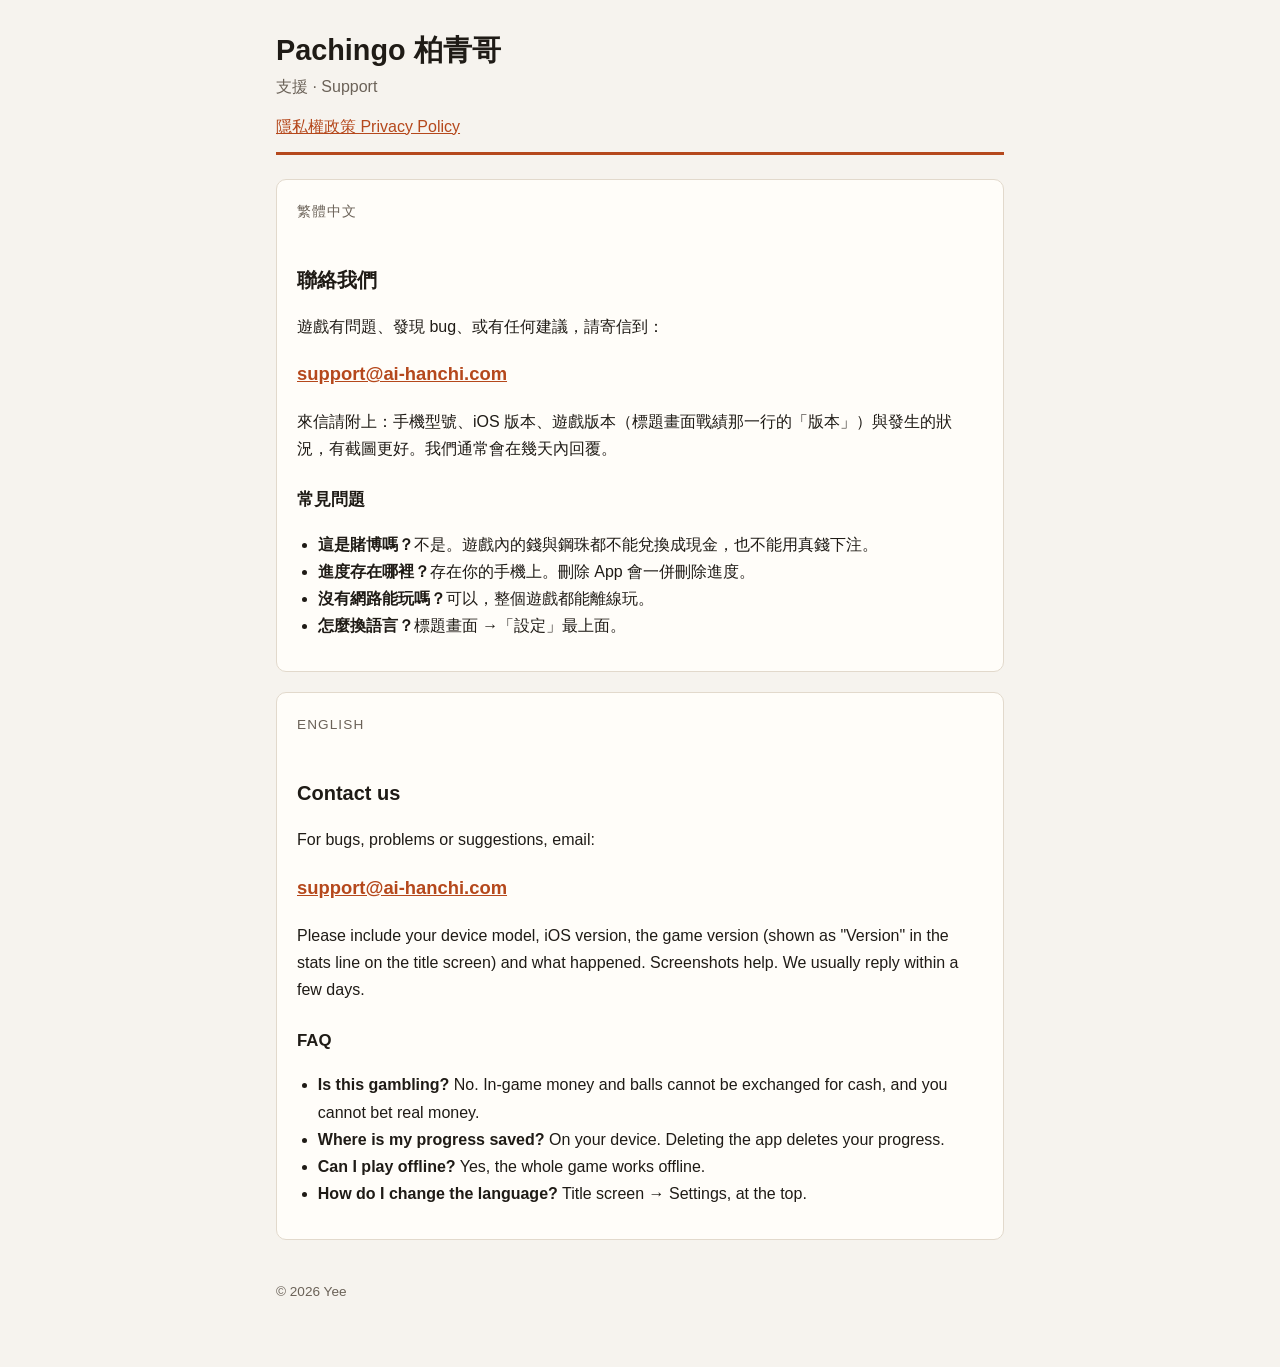
<file: index.html>
<!doctype html>
<html lang="zh-Hant">
<head>
<meta charset="utf-8">
<meta name="viewport" content="width=device-width, initial-scale=1">
<meta http-equiv="Content-Security-Policy" content="default-src 'none'; style-src 'self'; img-src 'self'">
<title>Pachingo 支援 Support</title>
<link rel="stylesheet" href="style.css">
</head>
<body>
<main>
<header>
  <h1>Pachingo 柏青哥</h1>
  <p class="sub">支援 · Support</p>
  <nav><a href="privacy.html">隱私權政策 Privacy Policy</a></nav>
</header>

<section>
  <p class="lang">繁體中文</p>
  <h2>聯絡我們</h2>
  <p>遊戲有問題、發現 bug、或有任何建議，請寄信到：</p>
  <p class="mail"><a href="mailto:support@ai-hanchi.com">support@ai-hanchi.com</a></p>
  <p>來信請附上：手機型號、iOS 版本、遊戲版本（標題畫面戰績那一行的「版本」）與發生的狀況，有截圖更好。我們通常會在幾天內回覆。</p>

  <h3>常見問題</h3>
  <ul>
    <li><b>這是賭博嗎？</b>不是。遊戲內的錢與鋼珠都不能兌換成現金，也不能用真錢下注。</li>
    <li><b>進度存在哪裡？</b>存在你的手機上。刪除 App 會一併刪除進度。</li>
    <li><b>沒有網路能玩嗎？</b>可以，整個遊戲都能離線玩。</li>
    <li><b>怎麼換語言？</b>標題畫面 →「設定」最上面。</li>
  </ul>
</section>

<section>
  <p class="lang">English</p>
  <h2>Contact us</h2>
  <p>For bugs, problems or suggestions, email:</p>
  <p class="mail"><a href="mailto:support@ai-hanchi.com">support@ai-hanchi.com</a></p>
  <p>Please include your device model, iOS version, the game version (shown as "Version" in the stats line on the title screen) and what happened. Screenshots help. We usually reply within a few days.</p>

  <h3>FAQ</h3>
  <ul>
    <li><b>Is this gambling?</b> No. In-game money and balls cannot be exchanged for cash, and you cannot bet real money.</li>
    <li><b>Where is my progress saved?</b> On your device. Deleting the app deletes your progress.</li>
    <li><b>Can I play offline?</b> Yes, the whole game works offline.</li>
    <li><b>How do I change the language?</b> Title screen → Settings, at the top.</li>
  </ul>
</section>

<footer>© 2026 Yee</footer>
</main>
</body>
</html>
</file>
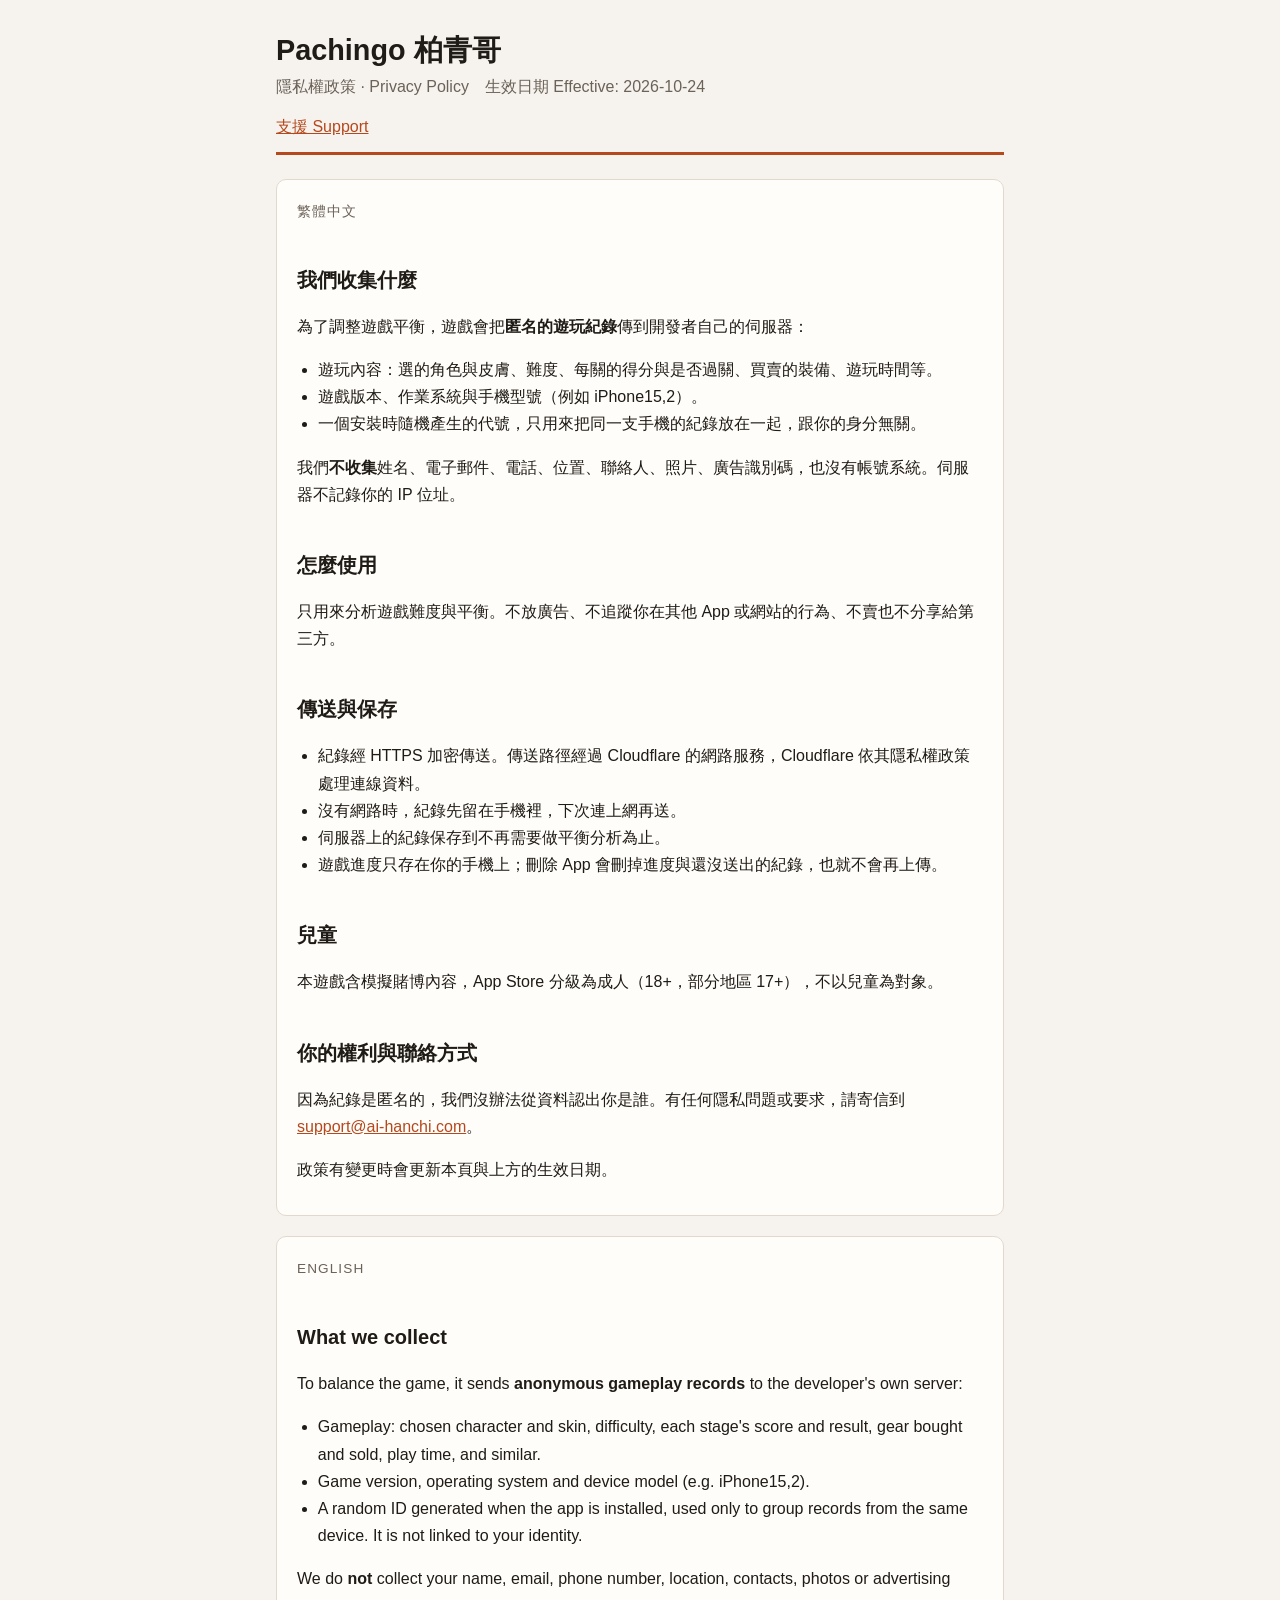
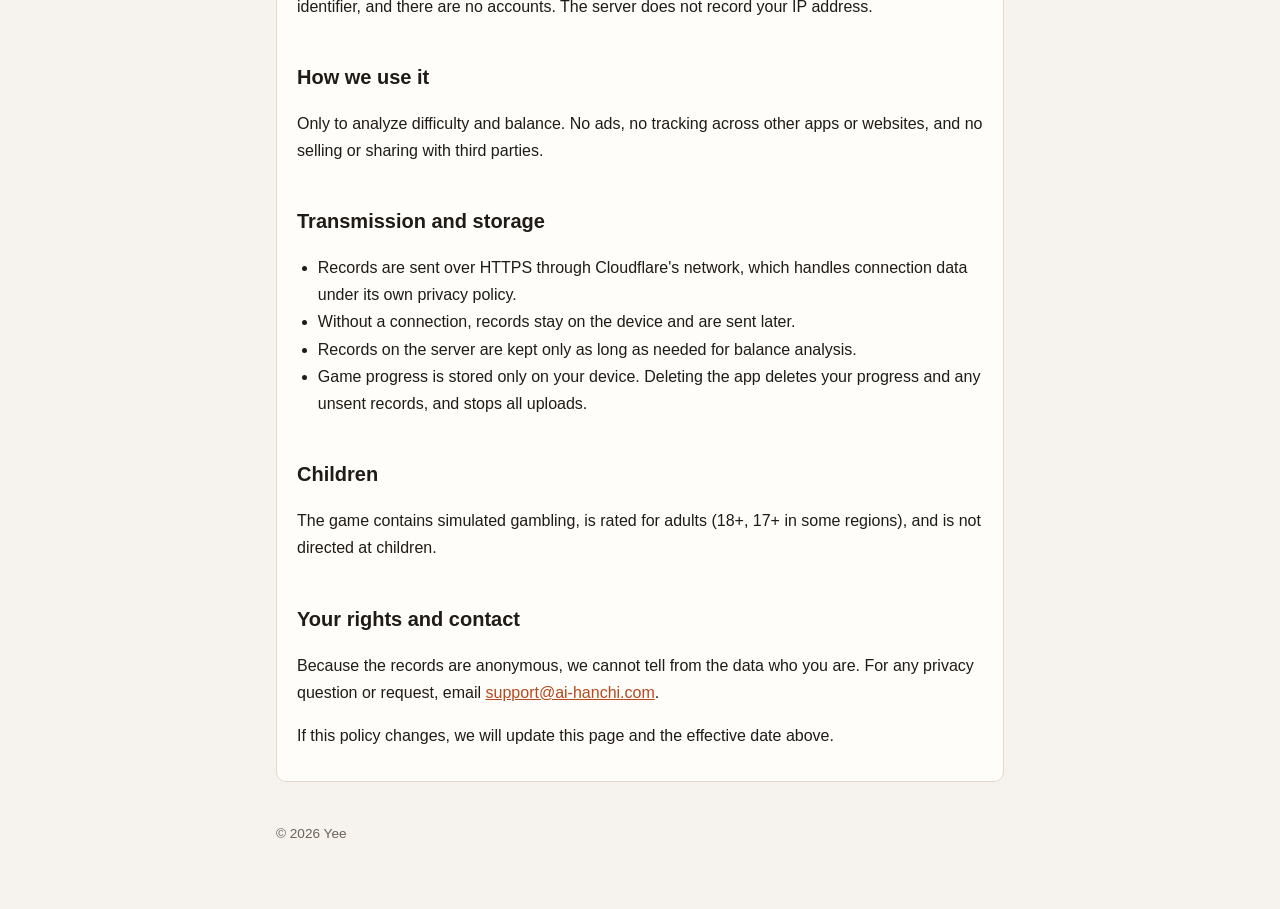
<file: privacy.html>
<!doctype html>
<html lang="zh-Hant">
<head>
<meta charset="utf-8">
<meta name="viewport" content="width=device-width, initial-scale=1">
<meta http-equiv="Content-Security-Policy" content="default-src 'none'; style-src 'self'; img-src 'self'">
<title>Pachingo 隱私權政策 Privacy Policy</title>
<link rel="stylesheet" href="style.css">
</head>
<body>
<main>
<header>
  <h1>Pachingo 柏青哥</h1>
  <p class="sub">隱私權政策 · Privacy Policy　生效日期 Effective: 2026-10-24</p>
  <nav><a href="index.html">支援 Support</a></nav>
</header>

<section>
  <p class="lang">繁體中文</p>
  <h2>我們收集什麼</h2>
  <p>為了調整遊戲平衡，遊戲會把<b>匿名的遊玩紀錄</b>傳到開發者自己的伺服器：</p>
  <ul>
    <li>遊玩內容：選的角色與皮膚、難度、每關的得分與是否過關、買賣的裝備、遊玩時間等。</li>
    <li>遊戲版本、作業系統與手機型號（例如 iPhone15,2）。</li>
    <li>一個安裝時隨機產生的代號，只用來把同一支手機的紀錄放在一起，跟你的身分無關。</li>
  </ul>
  <p>我們<b>不收集</b>姓名、電子郵件、電話、位置、聯絡人、照片、廣告識別碼，也沒有帳號系統。伺服器不記錄你的 IP 位址。</p>

  <h2>怎麼使用</h2>
  <p>只用來分析遊戲難度與平衡。不放廣告、不追蹤你在其他 App 或網站的行為、不賣也不分享給第三方。</p>

  <h2>傳送與保存</h2>
  <ul>
    <li>紀錄經 HTTPS 加密傳送。傳送路徑經過 Cloudflare 的網路服務，Cloudflare 依其隱私權政策處理連線資料。</li>
    <li>沒有網路時，紀錄先留在手機裡，下次連上網再送。</li>
    <li>伺服器上的紀錄保存到不再需要做平衡分析為止。</li>
    <li>遊戲進度只存在你的手機上；刪除 App 會刪掉進度與還沒送出的紀錄，也就不會再上傳。</li>
  </ul>

  <h2>兒童</h2>
  <p>本遊戲含模擬賭博內容，App Store 分級為成人（18+，部分地區 17+），不以兒童為對象。</p>

  <h2>你的權利與聯絡方式</h2>
  <p>因為紀錄是匿名的，我們沒辦法從資料認出你是誰。有任何隱私問題或要求，請寄信到 <a href="mailto:support@ai-hanchi.com">support@ai-hanchi.com</a>。</p>
  <p>政策有變更時會更新本頁與上方的生效日期。</p>
</section>

<section>
  <p class="lang">English</p>
  <h2>What we collect</h2>
  <p>To balance the game, it sends <b>anonymous gameplay records</b> to the developer's own server:</p>
  <ul>
    <li>Gameplay: chosen character and skin, difficulty, each stage's score and result, gear bought and sold, play time, and similar.</li>
    <li>Game version, operating system and device model (e.g. iPhone15,2).</li>
    <li>A random ID generated when the app is installed, used only to group records from the same device. It is not linked to your identity.</li>
  </ul>
  <p>We do <b>not</b> collect your name, email, phone number, location, contacts, photos or advertising identifier, and there are no accounts. The server does not record your IP address.</p>

  <h2>How we use it</h2>
  <p>Only to analyze difficulty and balance. No ads, no tracking across other apps or websites, and no selling or sharing with third parties.</p>

  <h2>Transmission and storage</h2>
  <ul>
    <li>Records are sent over HTTPS through Cloudflare's network, which handles connection data under its own privacy policy.</li>
    <li>Without a connection, records stay on the device and are sent later.</li>
    <li>Records on the server are kept only as long as needed for balance analysis.</li>
    <li>Game progress is stored only on your device. Deleting the app deletes your progress and any unsent records, and stops all uploads.</li>
  </ul>

  <h2>Children</h2>
  <p>The game contains simulated gambling, is rated for adults (18+, 17+ in some regions), and is not directed at children.</p>

  <h2>Your rights and contact</h2>
  <p>Because the records are anonymous, we cannot tell from the data who you are. For any privacy question or request, email <a href="mailto:support@ai-hanchi.com">support@ai-hanchi.com</a>.</p>
  <p>If this policy changes, we will update this page and the effective date above.</p>
</section>

<footer>© 2026 Yee</footer>
</main>
</body>
</html>
</file>
<file: style.css>
:root {
  --bg: #f6f3ee;
  --fg: #1f1b16;
  --muted: #6b6258;
  --card: #fffdf9;
  --line: #e2d9cc;
  --accent: #b5481c;
}
@media (prefers-color-scheme: dark) {
  :root {
    --bg: #15120f;
    --fg: #ece5da;
    --muted: #a99d8e;
    --card: #1e1a16;
    --line: #3a322a;
    --accent: #f08a4b;
  }
}
* { box-sizing: border-box; }
body {
  margin: 0;
  background: var(--bg);
  color: var(--fg);
  font: 16px/1.7 -apple-system, BlinkMacSystemFont, "PingFang TC", "Noto Sans TC", "Segoe UI", sans-serif;
}
main { max-width: 760px; margin: 0 auto; padding: 32px 16px 64px; }
header { border-bottom: 3px solid var(--accent); padding-bottom: 12px; margin-bottom: 24px; }
h1 { font-size: 1.8rem; line-height: 1.3; margin: 0; }
h2 { font-size: 1.25rem; margin: 2em 0 0.5em; }
h3 { font-size: 1.05rem; margin: 1.4em 0 0.3em; }
.sub { color: var(--muted); margin: 4px 0 0; }
nav { margin-top: 12px; display: flex; gap: 16px; flex-wrap: wrap; }
a { color: var(--accent); }
section { background: var(--card); border: 1px solid var(--line); border-radius: 10px; padding: 4px 20px 16px; margin: 20px 0; }
.lang { color: var(--muted); font-size: 0.85rem; letter-spacing: 0.08em; text-transform: uppercase; margin-top: 16px; }
.mail { font-size: 1.15rem; font-weight: 600; }
footer { color: var(--muted); font-size: 0.85rem; margin-top: 40px; }
ul { padding-left: 1.3em; }
</file>
